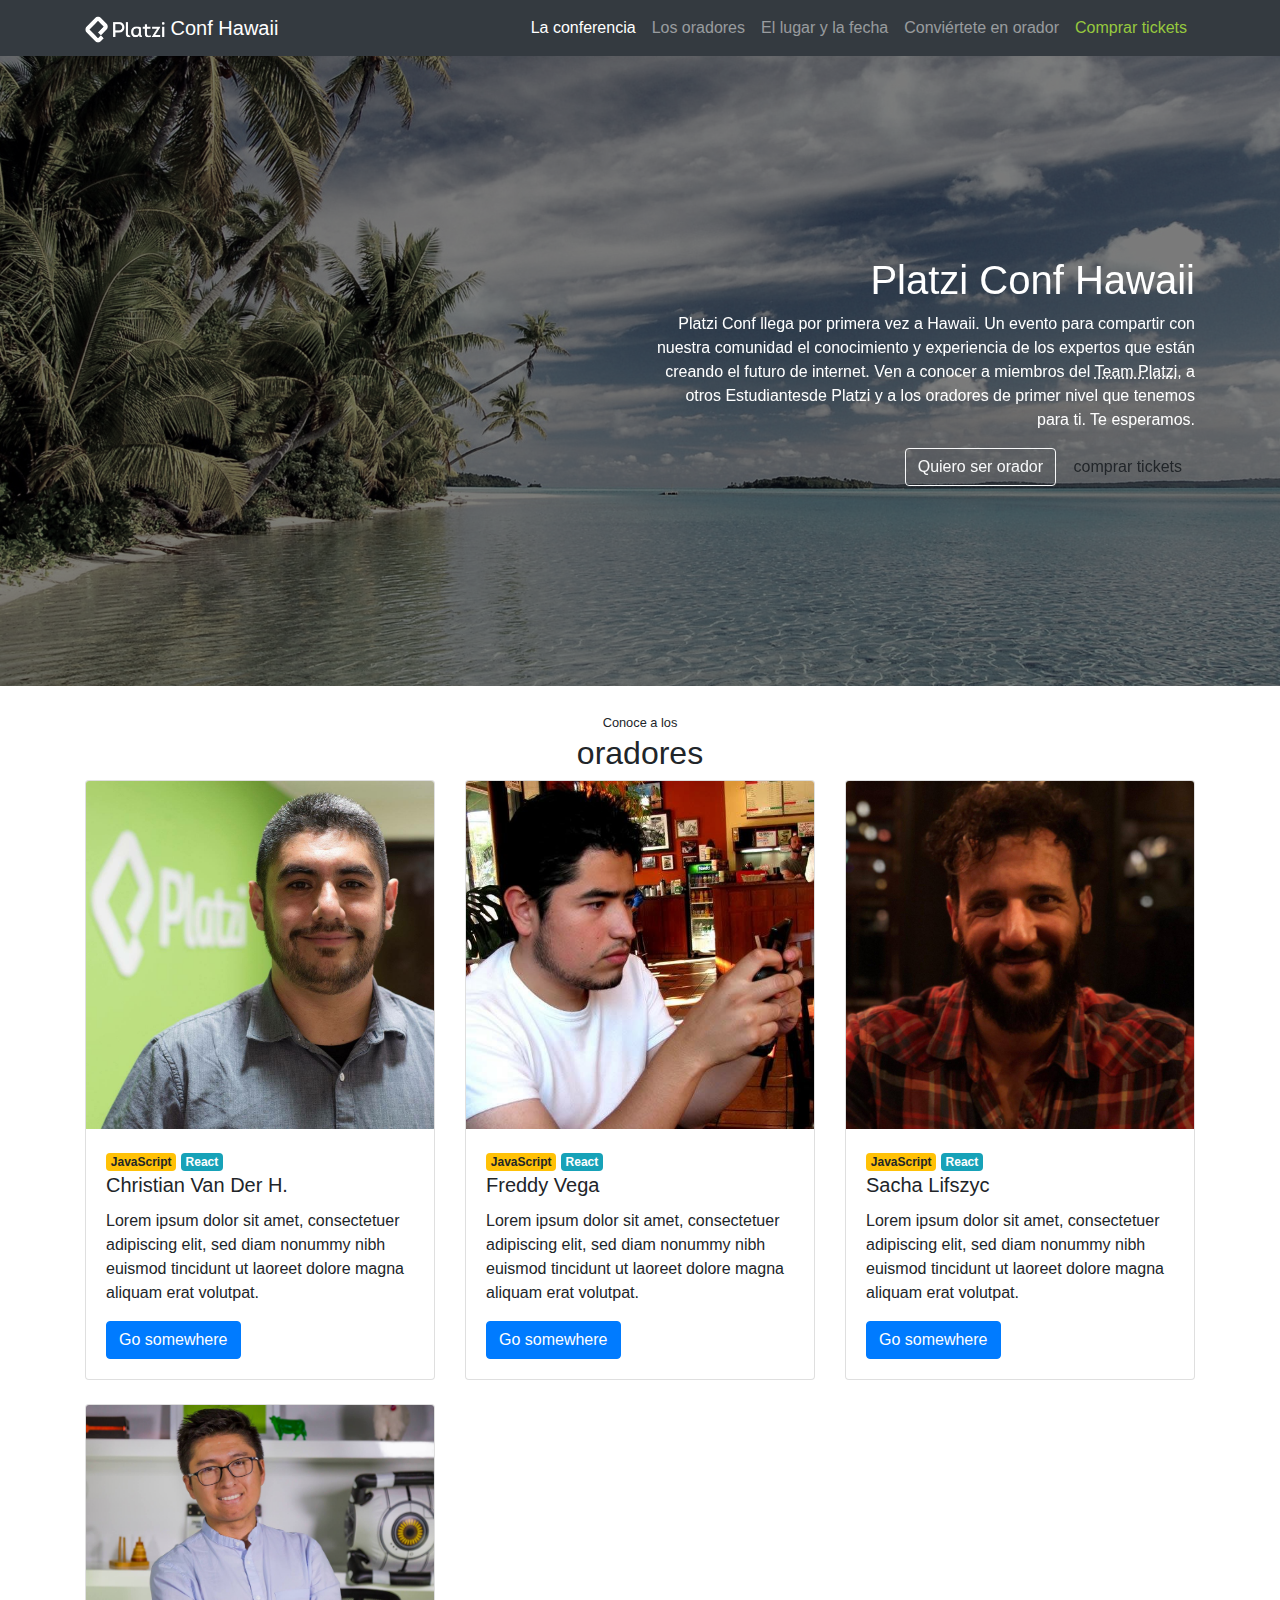
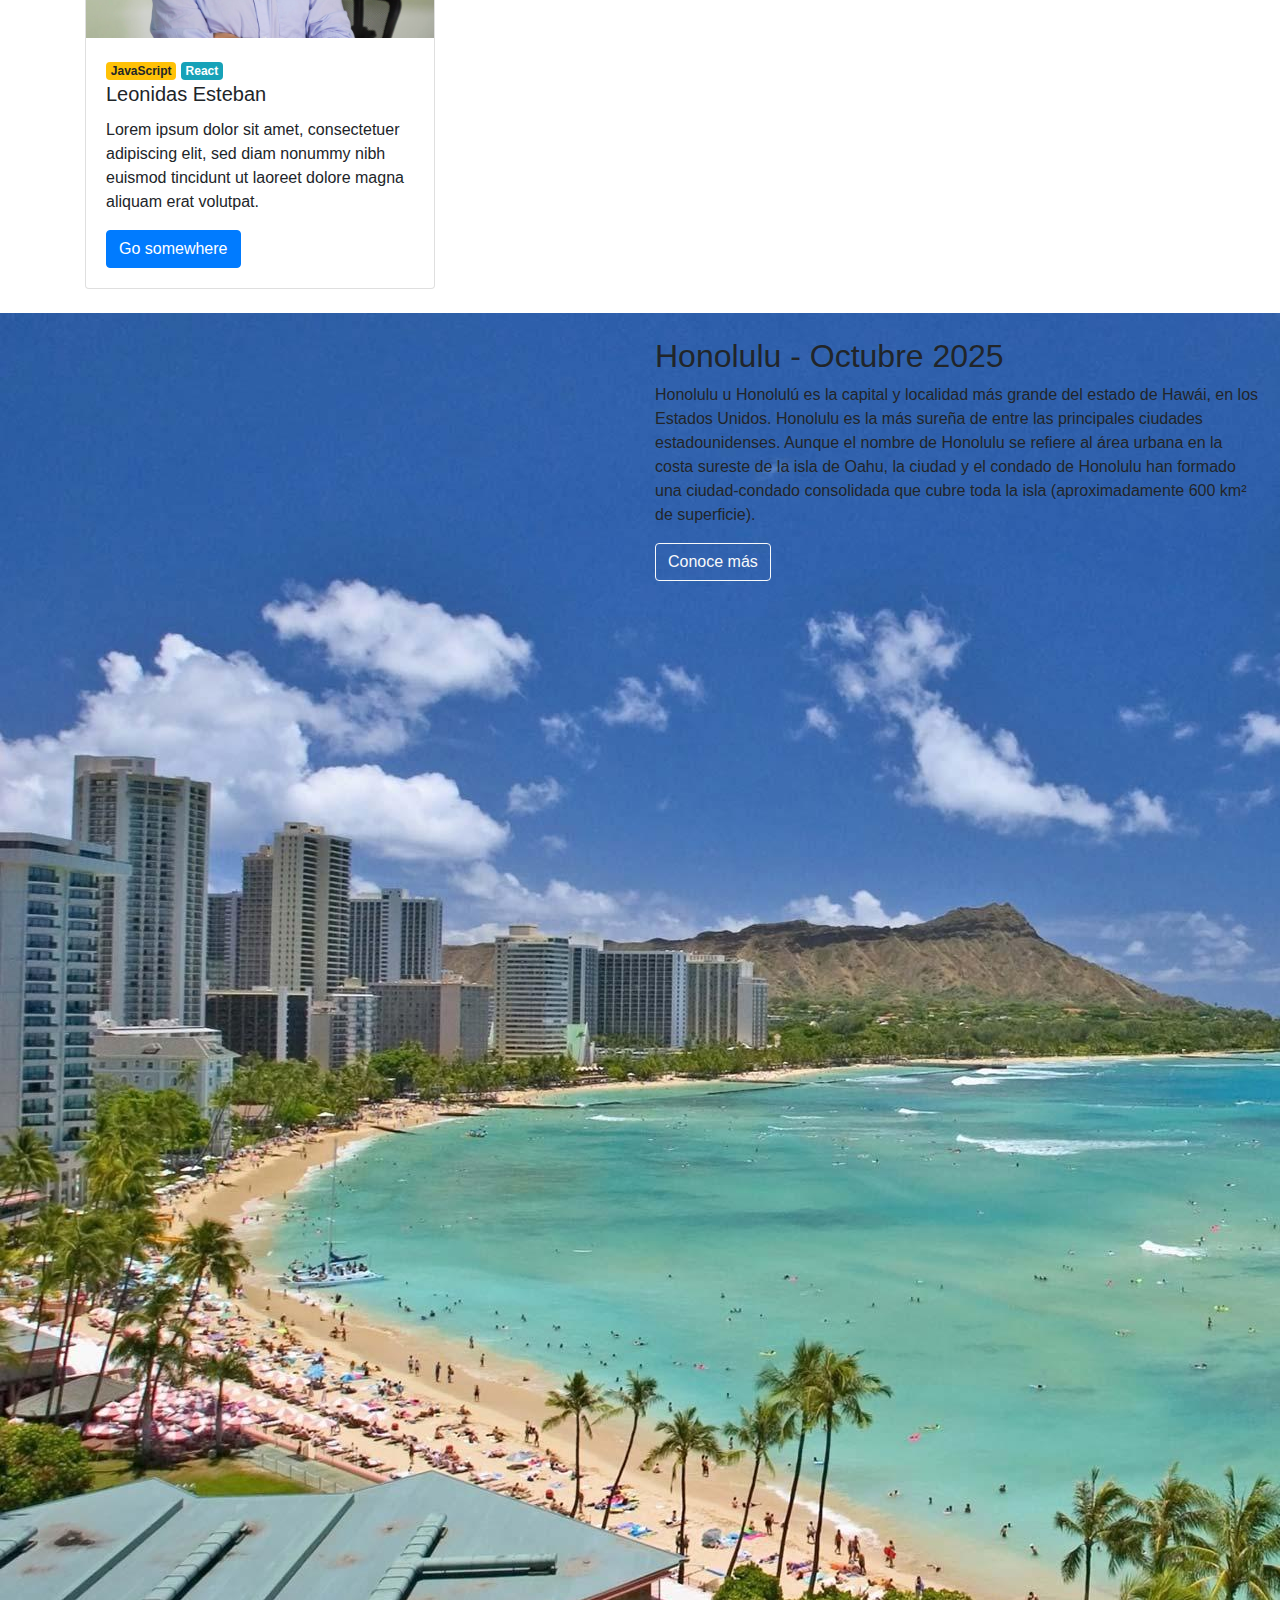
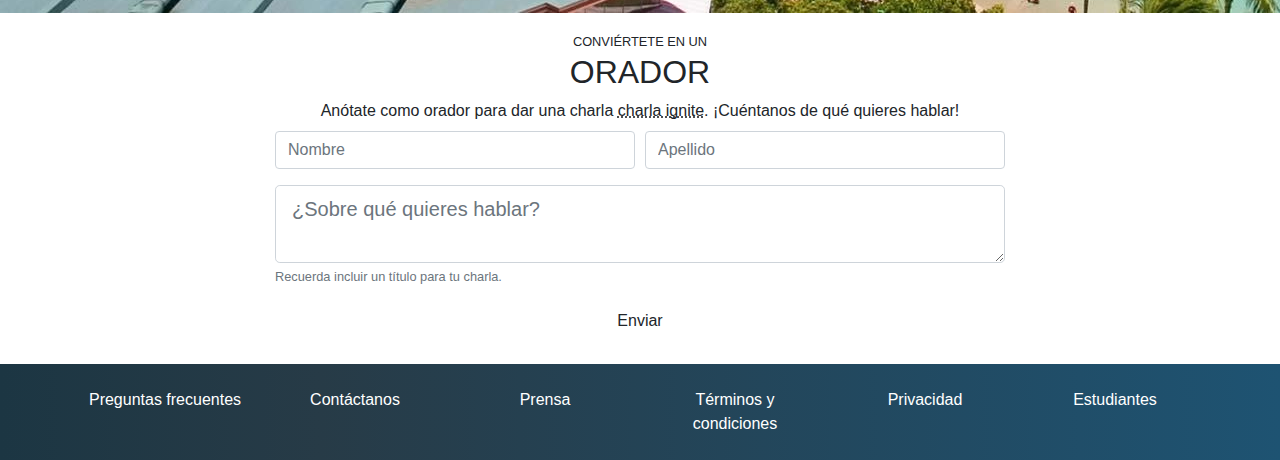
<file: index.html>
<!DOCTYPE html>
<html lang="es">
<head>
  <meta charset="UTF-8">
  <meta name="viewport" content="width=device-width, initial-scale=1.0">
  <meta http-equiv="X-UA-Compatible" content="ie=edge">
  <title>Platzi Conf Hawaii</title>
  <link rel="stylesheet" href="css/estilos.css">
  <link rel="stylesheet" href="https://stackpath.bootstrapcdn.com/bootstrap/4.3.1/css/bootstrap.min.css" integrity="sha384-ggOyR0iXCbMQv3Xipma34MD+dH/1fQ784/j6cY/iJTQUOhcWr7x9JvoRxT2MZw1T" crossorigin="anonymous">
</head>
<body data-spy="scroll" data-target="#navbar" data-offset="57.7">

  <!-- Navbar -->
  <nav id="header" class="navbar navbar-expand-lg navbar-dark bg-dark sticky-top">
    <div class="container">
      <a class="navbar-brand" href="#">
        <img width="100" src="images/logo-platzi-negativo.png" alt="Platzi">
        Conf Hawaii
      </a>
      <button class="navbar-toggler" type="button" data-toggle="collapse" data-target="#navbarSupportedContent" aria-controls="navbarSupportedContent" aria-expanded="false" aria-label="Toggle navigation">
        <span class="navbar-toggler-icon"></span>
      </button>
  
      <div class="collapse navbar-collapse" id="navbar">
        <ul class="navbar-nav ml-auto">
          <li class="nav-item">
            <a class="nav-link" href="#main">La conferencia</a>
          </li>
          <li class="nav-item">
            <a class="nav-link" href="#speakers">Los oradores</a>
          </li>
          <li class="nav-item">
            <a class="nav-link" href="#place-time">El lugar y la fecha</a>
          </li>
          <li class="nav-item">
            <a class="nav-link" href="#conviertete-en-orador">Conviértete en orador</a>
          </li>
          <li class="nav-item">
            <a class="nav-link" href="#">Comprar tickets</a>
          </li>
        </ul>
      </div>
    </div>
  </nav>
  <!-- /Navbar -->

  <!-- Main -->
  <main id="main">
    <div id="carousel" class="carousel slide" data-ride="carousel" data-pause="false    ">
      <div class="carousel-inner">
        <div class="carousel-item active">
          <img src="images/hawaii.jpg" class="d-block w-100" alt="Hawaii 1">
        </div>
        <div class="carousel-item">
          <img src="images/hawaii2.jpg" class="d-block w-100" alt="Hawaii 2">
        </div>
        <div class="carousel-item">
          <img src="images/hawaii3.jpeg" class="d-block w-100" alt="Hawaii 3">
        </div>
      </div>
      <div class="overlay">
        <div class="container">
          <div class="row align-items-center">
            <div class="col-md-6 offset-md-6 text-center text-md-right">
              <h1>Platzi Conf Hawaii</h1>
              <p class="d-none d-md-block">Platzi Conf llega por primera vez a Hawaii. Un evento para compartir
                con nuestra comunidad el conocimiento y experiencia de los
                expertos que están creando el futuro de internet.
                Ven a conocer a miembros del <abbr data-toggle="tooltip" title="El equipo que lo hace todo posible">Team Platzi</abbr>, a otros Estudiantesde Platzi
                y a los oradores de primer nivel que tenemos para ti.
                Te esperamos.
              </p>
              <a href="#" class="btn btn-outline-light">Quiero ser orador</a>
              <button type="button" class="btn btn-platzi">comprar tickets</button>
            </div>
          </div>
        </div>
      </div>
    </div>
  </main>
  <!-- /Main -->

  <!-- Speakers -->
  <section id="speakers" class="mt-4">
    <div class="container">
      <div class="row">
        <div class="col text-center -text-uppercase">
          <small>Conoce a los</small>
          <h2>oradores</h2>
        </div>
      </div>
      <div class="row">
        <div class="col-12 col-md-6 col-lg-4 mb-4">
          <div class="card">
            <img src="images/cvander.jpeg" class="card-img-top" alt="Foto de Cvander">
            <div class="card-body">
              <div class="badges">
                <span class="badge badge-warning">JavaScript</span>
                <span class="badge badge-info">React</span>
              </div>
              <h5 class="card-title">Christian Van Der H.</h5>
              <p class="card-text">Lorem ipsum dolor sit amet, consectetuer adipiscing elit, sed diam nonummy nibh euismod tincidunt ut laoreet dolore magna aliquam erat volutpat.</p>
              <a href="#" class="btn btn-primary">Go somewhere</a>
            </div>
          </div>
        </div>
        <div class="col-12 col-md-6 col-lg-4 mb-4">
          <div class="card">
            <img src="images/freddy.jpeg" class="card-img-top" alt="Foto de Freddy">
            <div class="card-body">
              <div class="badges">
                <span class="badge badge-warning">JavaScript</span>
                <span class="badge badge-info">React</span>
              </div>
              <h5 class="card-title">Freddy Vega</h5>
              <p class="card-text">Lorem ipsum dolor sit amet, consectetuer adipiscing elit, sed diam nonummy nibh euismod tincidunt ut laoreet dolore magna aliquam erat volutpat.</p>
              <a href="#" class="btn btn-primary">Go somewhere</a>
            </div>
          </div>
        </div>
        <div class="col-12 col-md-6 col-lg-4 mb-4">
          <div class="card">
            <img src="images/sacha.jpg" class="card-img-top" alt="Foto de Freddy">
            <div class="card-body">
              <div class="badges">
                <span class="badge badge-warning">JavaScript</span>
                <span class="badge badge-info">React</span>
              </div>
              <h5 class="card-title">Sacha Lifszyc</h5>
              <p class="card-text">Lorem ipsum dolor sit amet, consectetuer adipiscing elit, sed diam nonummy nibh euismod tincidunt ut laoreet dolore magna aliquam erat volutpat.</p>
              <a href="#" class="btn btn-primary">Go somewhere</a>
            </div>
          </div>
        </div>
        <div class="col-12 col-md-6 col-lg-4 mb-4">
          <div class="card">
            <img src="images/leonidas.jpeg" class="card-img-top" alt="Foto de Freddy">
            <div class="card-body">
              <div class="badges">
                <span class="badge badge-warning">JavaScript</span>
                <span class="badge badge-info">React</span>
              </div>
              <h5 class="card-title">Leonidas Esteban</h5>
              <p class="card-text">Lorem ipsum dolor sit amet, consectetuer adipiscing elit, sed diam nonummy nibh euismod tincidunt ut laoreet dolore magna aliquam erat volutpat.</p>
              <a href="#" class="btn btn-primary">Go somewhere</a>
            </div>
          </div>
        </div>
      </div>
    </div>
  </section>
  <!-- /Speakers -->

  <!-- Lugar y fecha -->
  <section id="place-time">
    <div class="container-fluid">
      <div class="row">
        <div class="col-12 col-lg-6 pl-0 pr-0">
          <img src="images/honolulu.jpg" alt="Honolulu" />
        </div>
        <div class="col-12 col-lg-6 pt-4 pb-4">
          <h2>
            Honolulu - Octubre 2025
          </h2>
          <p>
              Honolulu u Honolulú​ es la capital y localidad más grande del estado de Hawái, en los Estados Unidos. Honolulu es la más sureña de entre las principales ciudades estadounidenses. Aunque el nombre de Honolulu se refiere al área urbana en la costa sureste de la isla de Oahu, la ciudad y el condado de Honolulu han formado una ciudad-condado consolidada que cubre toda la isla (aproximadamente 600 km² de superficie).
          </p>
          <a href="https://es.wikipedia.org/wiki/Honolulu" target="_blank" class="btn btn-outline-light">Conoce más</a>
        </div>
      </div>
    </div>
  </section>
  <!-- /Lugar y fecha -->

  <!-- Conviértete en orador -->
  <section id="conviertete-en-orador" class="pt-3 pb-3">
    <div class="container">
      <div class="row">
        <div class="col text-uppercase text-center">
          <small>
            Conviértete en un
          </small>
          <h2>Orador</h2>
        </div>
      </div>
      <div class="row">
        <div class="col text-center">
          Anótate como orador para dar una charla <abbr data-toggle="tooltip" title="Charlas de 5 minutos">charla ignite</abbr>.
          ¡Cuéntanos de qué quieres hablar!
        </div>
      </div>
      <div class="row">
        <div class="col col-md-10 offset-md-1 col-lg-8 offset-lg-2 pt-2 pb-2">
          <form>
              <div class="form-row">
                <div class="form-group col-12 col-md-6">
                  <input type="text" class="form-control" placeholder="Nombre">
                </div>
                <div class="form-group col-12 col-md-6">
                  <input type="text" class="form-control" placeholder="Apellido">
                </div>
              </div>
              <div class="form-row">
                <div class="form-group col">
                  <textarea name="text" class="form-control form-control-lg" placeholder="¿Sobre qué quieres hablar?"></textarea>
                  <small class="form-text text-muted">
                    Recuerda incluir un título para tu charla.
                  </small>
                </div>
              </div>
              <div class="form-row">
                <div class="col">
                  <button type="button" class="btn btn-platzi btn-block">Enviar</button>
                </div>
              </div>
            </form>
        </div>
      </div>
    </div>
  </section>
  <!-- /Conviértete en orador -->

  <!-- Footer -->
  <footer class="footer pt-4 pb-4">
    <div class="container">
      <div class="row text-center">
        <div class="col-12 col-lg">
          <a href="#">Preguntas frecuentes</a>
        </div>
        <div class="col-12 col-lg">
          <a href="#">Contáctanos</a>
        </div>
        <div class="col-12 col-lg">
          <a href=""> Prensa</a>
        </div>
        <div class="col-12 col-lg">Términos y condiciones</div>
        <div class="col-12 col-lg">Privacidad</div>
        <div class="col-12 col-lg">Estudiantes</div>
      </div>
    </div>
  </footer>
  <!-- /Footer -->
  <script src="https://code.jquery.com/jquery-3.3.1.slim.min.js" integrity="sha384-q8i/X+965DzO0rT7abK41JStQIAqVgRVzpbzo5smXKp4YfRvH+8abtTE1Pi6jizo" crossorigin="anonymous"></script>
  <script src="https://cdnjs.cloudflare.com/ajax/libs/popper.js/1.14.7/umd/popper.min.js" integrity="sha384-UO2eT0CpHqdSJQ6hJty5KVphtPhzWj9WO1clHTMGa3JDZwrnQq4sF86dIHNDz0W1" crossorigin="anonymous"></script>
  <script src="https://stackpath.bootstrapcdn.com/bootstrap/4.3.1/js/bootstrap.min.js" integrity="sha384-JjSmVgyd0p3pXB1rRibZUAYoIIy6OrQ6VrjIEaFf/nJGzIxFDsf4x0xIM+B07jRM" crossorigin="anonymous"></script>
  <script src="js/index.js"></script>
</body>
</html>
</file>
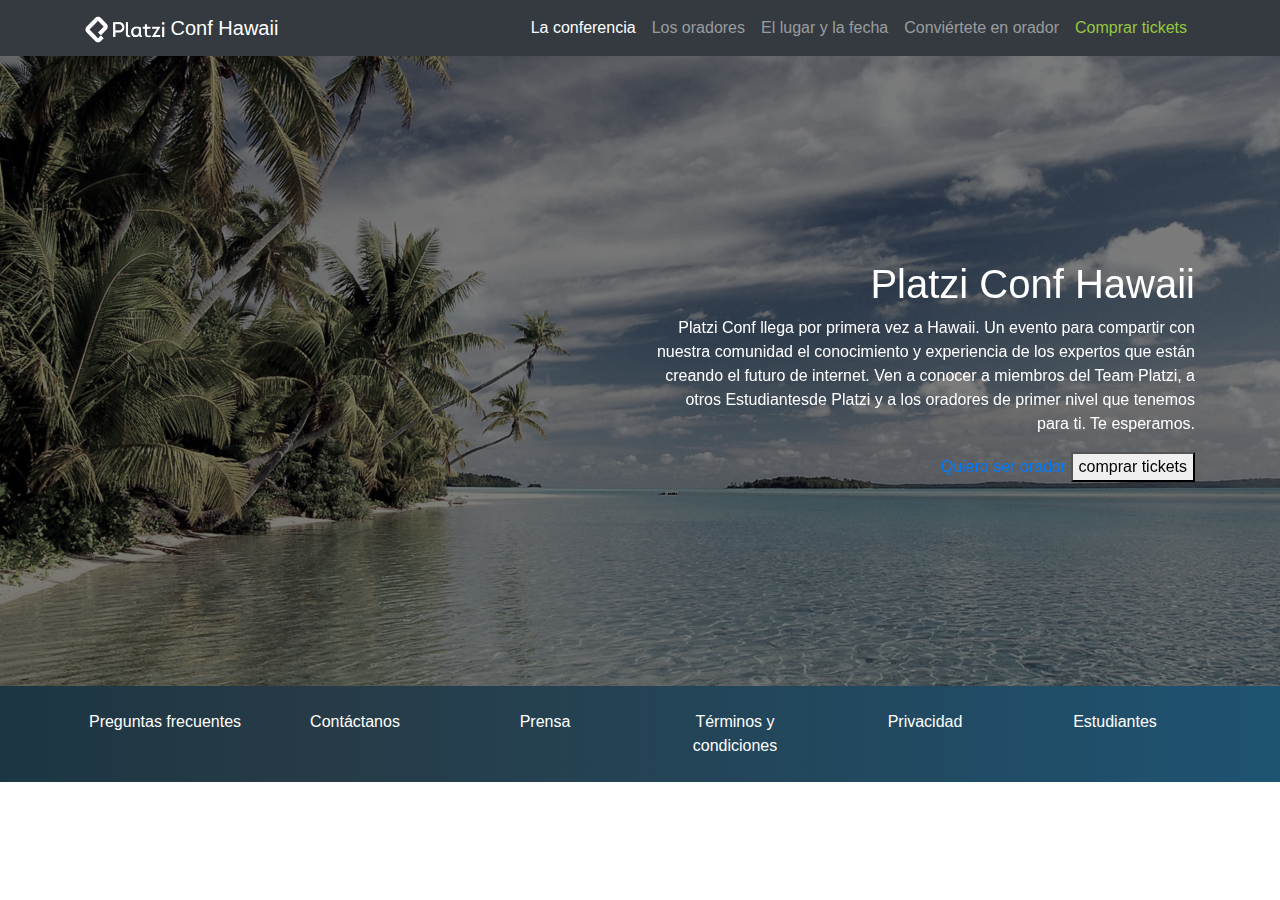
<file: proyecto.html>
<!DOCTYPE html>
<html lang="es">
<head>
  <meta charset="UTF-8">
  <meta name="viewport" content="width=device-width, initial-scale=1.0">
  <meta http-equiv="X-UA-Compatible" content="ie=edge">
  <title>Document</title>
  <link rel="stylesheet" href="css/estilos.css">
  <link rel="stylesheet" href="https://stackpath.bootstrapcdn.com/bootstrap/4.3.1/css/bootstrap.min.css" integrity="sha384-ggOyR0iXCbMQv3Xipma34MD+dH/1fQ784/j6cY/iJTQUOhcWr7x9JvoRxT2MZw1T" crossorigin="anonymous">
</head>
<body>

  <!-- Navbar -->
  <nav id="header" class="navbar navbar-expand-lg navbar-dark bg-dark">
    <div class="container">
      <a class="navbar-brand" href="#">
        <img width="100" src="images/logo-platzi-negativo.png" alt="Platzi">
        Conf Hawaii
      </a>
      <button class="navbar-toggler" type="button" data-toggle="collapse" data-target="#navbarSupportedContent" aria-controls="navbarSupportedContent" aria-expanded="false" aria-label="Toggle navigation">
        <span class="navbar-toggler-icon"></span>
      </button>
  
      <div class="collapse navbar-collapse" id="navbarSupportedContent">
        <ul class="navbar-nav ml-auto">
          <li class="nav-item active">
            <a class="nav-link" href="#">La conferencia</a>
          </li>
          <li class="nav-item">
            <a class="nav-link" href="#">Los oradores</a>
          </li>
          <li class="nav-item">
            <a class="nav-link" href="#">El lugar y la fecha</a>
          </li>
          <li class="nav-item">
            <a class="nav-link" href="#">Conviértete en orador</a>
          </li>
          <li class="nav-item">
            <a class="nav-link" href="#">Comprar tickets</a>
          </li>
        </ul>
      </div>
    </div>
  </nav>
  <!-- /Navbar -->

  <!-- Main -->
  <main id="main">
    <div id="carousel" class="carousel slide" data-ride="carousel" data-pause="false    ">
      <div class="carousel-inner">
        <div class="carousel-item active">
          <img src="images/hawaii.jpg" class="d-block w-100" alt="Hawaii 1">
        </div>
        <div class="carousel-item">
          <img src="images/hawaii2.jpg" class="d-block w-100" alt="Hawaii 2">
        </div>
        <div class="carousel-item">
          <img src="images/hawaii3.jpeg" class="d-block w-100" alt="Hawaii 3">
        </div>
      </div>
      <div class="overlay">
        <div class="container">
          <div class="row align-items-center">
            <div class="col-md-6 offset-md-6 text-center text-md-right">
              <h1>Platzi Conf Hawaii</h1>
              <p class="d-none d-md-block">Platzi Conf llega por primera vez a Hawaii. Un evento para compartir
                con nuestra comunidad el conocimiento y experiencia de los
                expertos que están creando el futuro de internet.
                Ven a conocer a miembros del Team Platzi, a otros Estudiantesde Platzi
                y a los oradores de primer nivel que tenemos para ti.
                Te esperamos.
              </p>
              <a href="#">Quiero ser orador</a>
              <button type="button">comprar tickets</button>
            </div>
          </div>
        </div>
      </div>
    </div>
  </main>
  <!-- /Main -->

  <!-- Footer -->
  <footer class="footer pt-4 pb-4">
    <div class="container">
      <div class="row text-center">
        <div class="col-12 col-lg">
          <a href="#">Preguntas frecuentes</a>
        </div>
        <div class="col-12 col-lg">
          <a href="#">Contáctanos</a>
        </div>
        <div class="col-12 col-lg">
          <a href=""> Prensa</a>
        </div>
        <div class="col-12 col-lg">Términos y condiciones</div>
        <div class="col-12 col-lg">Privacidad</div>
        <div class="col-12 col-lg">Estudiantes</div>
      </div>
    </div>
  </footer>
  <!-- /Footer -->
  <script src="https://code.jquery.com/jquery-3.3.1.slim.min.js" integrity="sha384-q8i/X+965DzO0rT7abK41JStQIAqVgRVzpbzo5smXKp4YfRvH+8abtTE1Pi6jizo" crossorigin="anonymous"></script>
<script src="https://cdnjs.cloudflare.com/ajax/libs/popper.js/1.14.7/umd/popper.min.js" integrity="sha384-UO2eT0CpHqdSJQ6hJty5KVphtPhzWj9WO1clHTMGa3JDZwrnQq4sF86dIHNDz0W1" crossorigin="anonymous"></script>
<script src="https://stackpath.bootstrapcdn.com/bootstrap/4.3.1/js/bootstrap.min.js" integrity="sha384-JjSmVgyd0p3pXB1rRibZUAYoIIy6OrQ6VrjIEaFf/nJGzIxFDsf4x0xIM+B07jRM" crossorigin="anonymous"></script>
</body>
</html>
</file>
<file: css/estilos.css>
#header img {
  width: 80px;
}

#main .carousel-inner img {
  max-height: 70vh;
  object-fit: cover;
  filter: grayscale(70%);
}

#carousel {
  position: relative;
}

#carousel .overlay {
  position:absolute;
  top: 0;
  bottom: 0;
  right: 0;
  left: 0;
  background-color:rgba(0,0,0,.5);
  color: white;
}

#carousel .overlay .container,
#carousel .overlay .row {
  height: 100%;
}

.nav-item:last-child .nav-link {
  color: #97c93e !important;
}

.footer {
  color:white;
  background: linear-gradient(90deg, #1c3643 0, #273b47 25%, #1e5372);
}

.footer a {
  text-transform: none;
  color: white;
}

.footer a:hover {
  color: rgba(255,255,255, .8);
}
</file>
